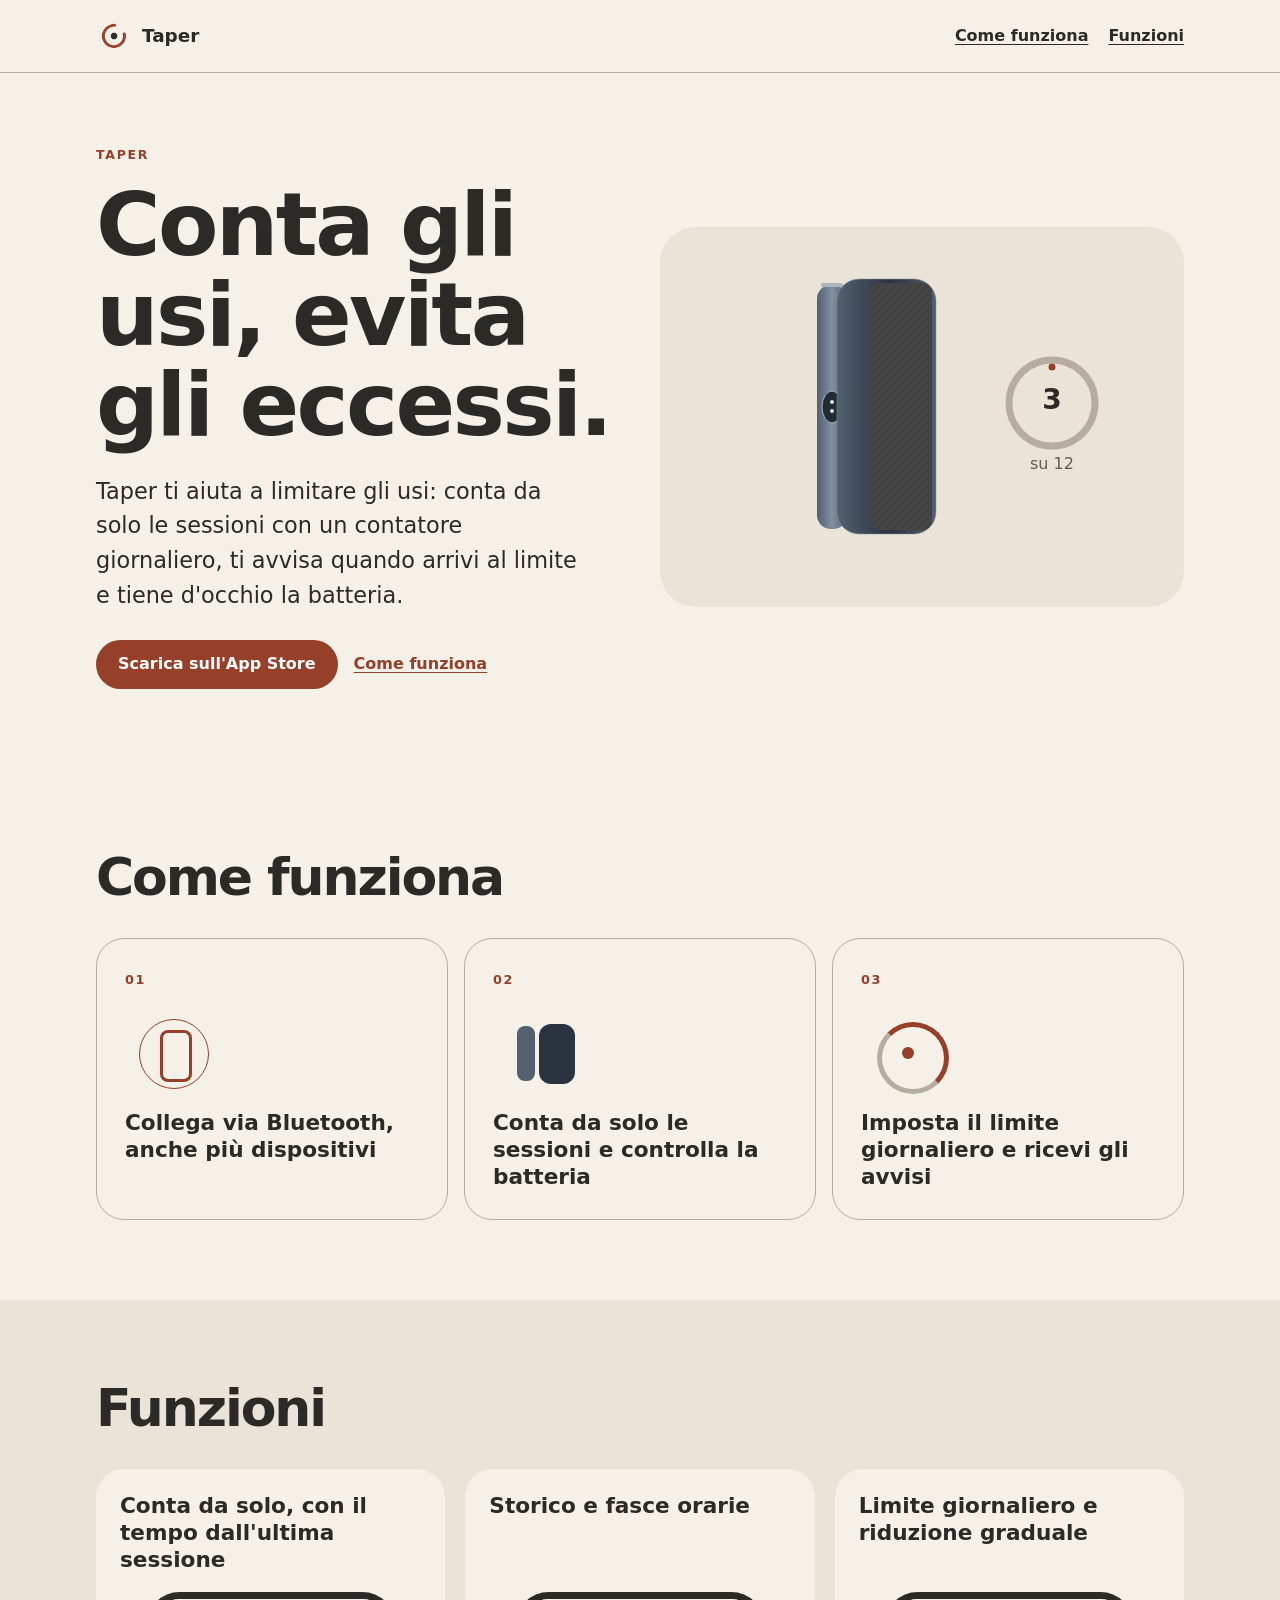
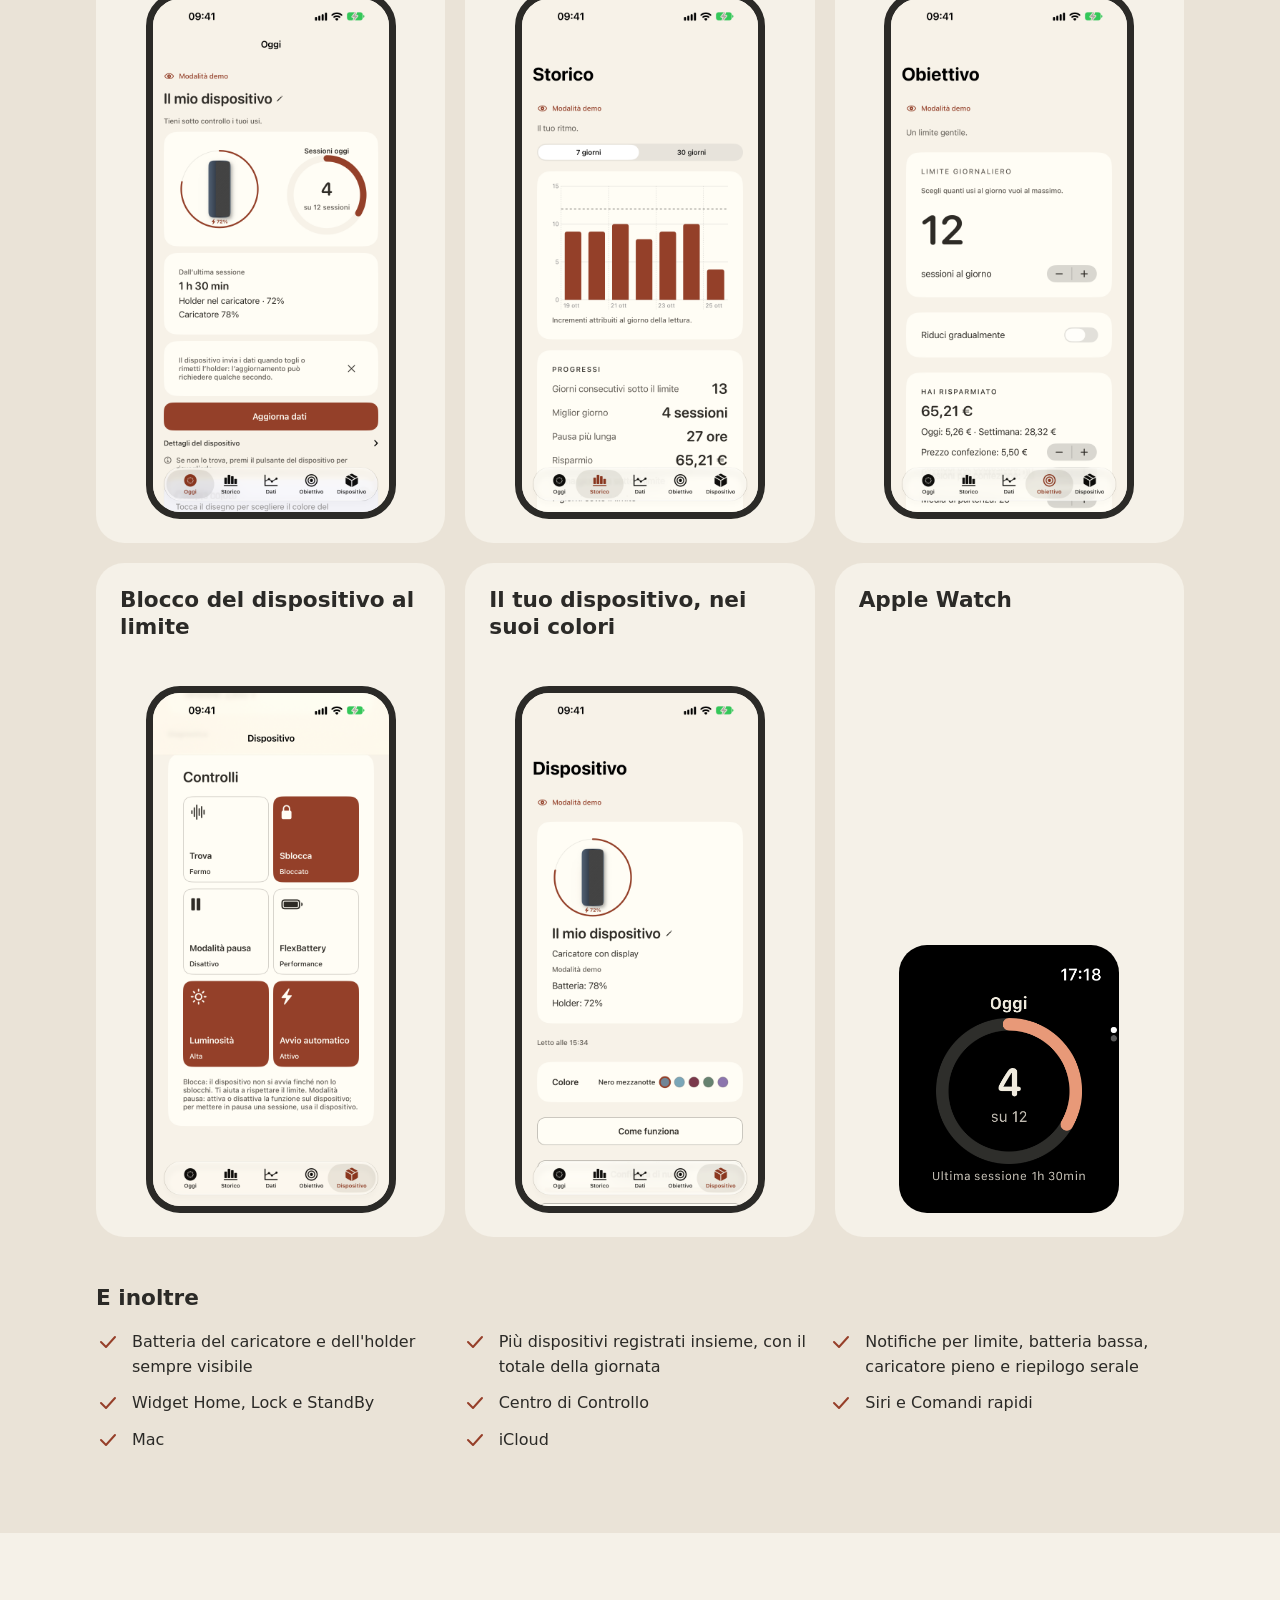
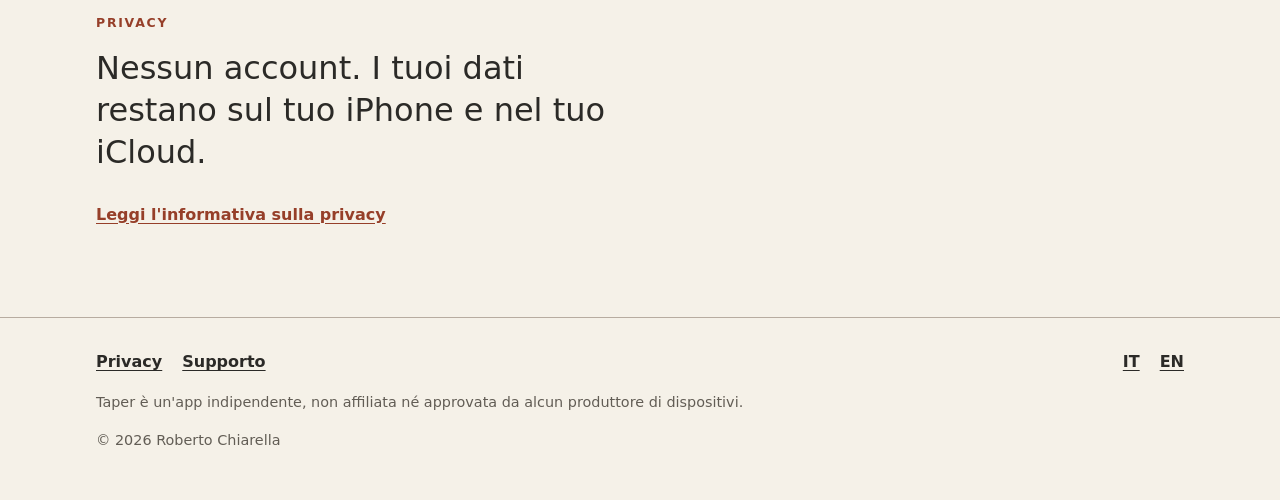
<file: index.html>
<!doctype html><html lang="it"><head><meta charset="utf-8"><meta name="viewport" content="width=device-width, initial-scale=1"><meta name="theme-color" content="#F5F1E8"><title>Taper: conta gli usi, evita gli eccessi</title><meta name="description" content="Taper ti aiuta a limitare gli usi: conta da solo le sessioni con un contatore giornaliero, ti avvisa quando arrivi al limite e tiene d'occhio la batteria."><meta property="og:type" content="website"><meta property="og:title" content="Taper: conta gli usi, evita gli eccessi"><meta property="og:description" content="Taper ti aiuta a limitare gli usi: conta da solo le sessioni con un contatore giornaliero, ti avvisa quando arrivi al limite e tiene d'occhio la batteria."><meta property="og:image" content="https://robchdev.github.io/taper/assets/icon.png"><meta name="apple-itunes-app" content="app-id=6826842735"><link rel="icon" href="assets/icon.png" type="image/png"><link rel="alternate" hreflang="it" href="https://robchdev.github.io/taper/"><link rel="alternate" hreflang="en" href="https://robchdev.github.io/taper/en/"><link rel="stylesheet" href="assets/site.css"><script defer src="assets/site.js"></script></head><body><a class="skip" href="#main">Vai al contenuto</a><header class="site-header"><div class="wrap header-inner"><a class="brand" href="index.html"><img src="assets/icon.png" width="36" height="36" alt="">Taper</a><nav class="nav-links" aria-label="Navigazione principale"><a href="#how">Come funziona</a><a href="#features">Funzioni</a></nav></div></header><main id="main"><section class="hero wrap"><div class="hero-grid"><div><p class="eyebrow">Taper</p><h1>Conta gli usi, evita gli eccessi.</h1><p class="lead">Taper ti aiuta a limitare gli usi: conta da solo le sessioni con un contatore giornaliero, ti avvisa quando arrivi al limite e tiene d'occhio la batteria.</p><div class="actions"><a class="button" href="https://apps.apple.com/app/id6826842735">Scarica sull'App Store</a><a class="text-link" href="#how">Come funziona</a></div></div><div class="hero-art"><svg class="device-visual" viewBox="0 0 520 380" role="img" aria-labelledby="device-title"><title id="device-title">Dispositivo e conteggio degli usi</title><defs><linearGradient id="case" x2="1" y2="0"><stop stop-color="#526070"/><stop offset=".55" stop-color="#2B3240"/><stop offset="1" stop-color="#526070"/></linearGradient><linearGradient id="stick" x2="1" y2="0"><stop stop-color="#526070"/><stop offset=".5" stop-color="#8091A3"/><stop offset="1" stop-color="#526070"/></linearGradient><pattern id="fabric" width="8" height="8" patternUnits="userSpaceOnUse"><path d="M0 8 8 0" stroke="#777" stroke-opacity=".25"/></pattern></defs><g class="holder"><rect x="155" y="58" width="30" height="244" rx="14" fill="url(#stick)"/><rect x="159" y="56" width="22" height="4" rx="2" fill="#AAB3BE"/><ellipse cx="170" cy="180" rx="10" ry="16" fill="#252B32" stroke="#AAB3BE" stroke-width="1"/><circle cx="170" cy="175" r="2" fill="#D5E0E9"/><circle cx="170" cy="184" r="2" fill="#D5E0E9"/></g><g class="charger"><rect x="175" y="52" width="99" height="255" rx="22" fill="url(#case)"/><rect x="208" y="56" width="62" height="247" rx="9" fill="#424242"/><rect x="208" y="56" width="62" height="247" rx="9" fill="url(#fabric)"/><rect x="175" y="52" width="99" height="255" rx="22" fill="none" stroke="#8091A3" stroke-opacity=".5"/></g><circle cx="390" cy="176" r="43" fill="none" stroke="var(--line)" stroke-width="7"/><circle class="ring-progress" cx="390" cy="176" r="36" fill="none" stroke="var(--accent)" stroke-width="7" stroke-linecap="round" transform="rotate(-90 390 176)"/><text class="count-three" x="390" y="182" text-anchor="middle" fill="var(--ink)" font-size="28" font-weight="700">3</text><text class="count-four" x="390" y="182" text-anchor="middle" fill="var(--ink)" font-size="28" font-weight="700">4</text><text x="390" y="242" text-anchor="middle" fill="var(--muted)" font-size="16">su 12</text></svg></div></div></section><section id="how" class="block wrap"><h2>Come funziona</h2><ol class="steps"><li class="step reveal"><span class="step-num">01</span><span class="mini mini-bluetooth" aria-hidden="true"></span><h3>Collega via Bluetooth, anche più dispositivi</h3></li><li class="step reveal"><span class="step-num">02</span><span class="mini mini-holder" aria-hidden="true"></span><h3>Conta da solo le sessioni e controlla la batteria</h3></li><li class="step reveal"><span class="step-num">03</span><span class="mini mini-limit" aria-hidden="true"></span><h3>Imposta il limite giornaliero e ricevi gli avvisi</h3></li></ol></section><section id="features" class="block features"><div class="wrap"><h2>Funzioni</h2><div class="feature-grid"><article class="feature reveal"><h3>Conta da solo, con il tempo dall'ultima sessione</h3><div class="phone"><img src="assets/screens/02.png" width="1320" height="2868" loading="lazy" alt="Schermata Oggi di Taper"></div></article><article class="feature reveal"><h3>Storico e fasce orarie</h3><div class="phone"><img src="assets/screens/03.png" width="1320" height="2868" loading="lazy" alt="Storico di Taper"></div></article><article class="feature reveal"><h3>Limite giornaliero e riduzione graduale</h3><div class="phone"><img src="assets/screens/04.png" width="1320" height="2868" loading="lazy" alt="Schermata obiettivo di Taper"></div></article><article class="feature reveal"><h3>Blocco del dispositivo al limite</h3><div class="phone"><img src="assets/screens/05.png" width="1320" height="2868" loading="lazy" alt="Controlli di blocco del dispositivo in Taper"></div></article><article class="feature reveal"><h3>Il tuo dispositivo, nei suoi colori</h3><div class="phone"><img src="assets/screens/06.png" width="1320" height="2868" loading="lazy" alt="Schermata dispositivo di Taper"></div></article><article class="feature reveal"><h3>Apple Watch</h3><img class="watch-shot" src="assets/screens/watch-01.png" width="422" height="514" loading="lazy" alt="Taper su Apple Watch"></article></div><div class="more-features"><h3>E inoltre</h3><ul class="more-list"><li><svg viewBox="0 0 24 24" fill="none" stroke="currentColor" stroke-width="2" stroke-linecap="round" stroke-linejoin="round" aria-hidden="true"><path d="m5 12 5 5L19 7"/></svg><span>Batteria del caricatore e dell'holder sempre visibile</span></li><li><svg viewBox="0 0 24 24" fill="none" stroke="currentColor" stroke-width="2" stroke-linecap="round" stroke-linejoin="round" aria-hidden="true"><path d="m5 12 5 5L19 7"/></svg><span>Più dispositivi registrati insieme, con il totale della giornata</span></li><li><svg viewBox="0 0 24 24" fill="none" stroke="currentColor" stroke-width="2" stroke-linecap="round" stroke-linejoin="round" aria-hidden="true"><path d="m5 12 5 5L19 7"/></svg><span>Notifiche per limite, batteria bassa, caricatore pieno e riepilogo serale</span></li><li><svg viewBox="0 0 24 24" fill="none" stroke="currentColor" stroke-width="2" stroke-linecap="round" stroke-linejoin="round" aria-hidden="true"><path d="m5 12 5 5L19 7"/></svg><span>Widget Home, Lock e StandBy</span></li><li><svg viewBox="0 0 24 24" fill="none" stroke="currentColor" stroke-width="2" stroke-linecap="round" stroke-linejoin="round" aria-hidden="true"><path d="m5 12 5 5L19 7"/></svg><span>Centro di Controllo</span></li><li><svg viewBox="0 0 24 24" fill="none" stroke="currentColor" stroke-width="2" stroke-linecap="round" stroke-linejoin="round" aria-hidden="true"><path d="m5 12 5 5L19 7"/></svg><span>Siri e Comandi rapidi</span></li><li><svg viewBox="0 0 24 24" fill="none" stroke="currentColor" stroke-width="2" stroke-linecap="round" stroke-linejoin="round" aria-hidden="true"><path d="m5 12 5 5L19 7"/></svg><span>Mac</span></li><li><svg viewBox="0 0 24 24" fill="none" stroke="currentColor" stroke-width="2" stroke-linecap="round" stroke-linejoin="round" aria-hidden="true"><path d="m5 12 5 5L19 7"/></svg><span>iCloud</span></li></ul></div></div></section><section class="privacy-strip wrap"><h2 class="eyebrow">Privacy</h2><p>Nessun account. I tuoi dati restano sul tuo iPhone e nel tuo iCloud.</p><a class="text-link" href="privacy.html#it">Leggi l'informativa sulla privacy</a></section></main><footer class="site-footer"><div class="wrap"><div class="footer-inner"><div class="footer-links"><a href="privacy.html#it">Privacy</a><a href="support.html">Supporto</a></div><div class="footer-links" aria-label="Language"><a href="index.html" lang="it" aria-current="page">IT</a><a href="en/index.html" lang="en">EN</a></div></div><p>Taper è un'app indipendente, non affiliata né approvata da alcun produttore di dispositivi.</p><p>© 2026 Roberto Chiarella</p></div></footer></body></html>
</file>
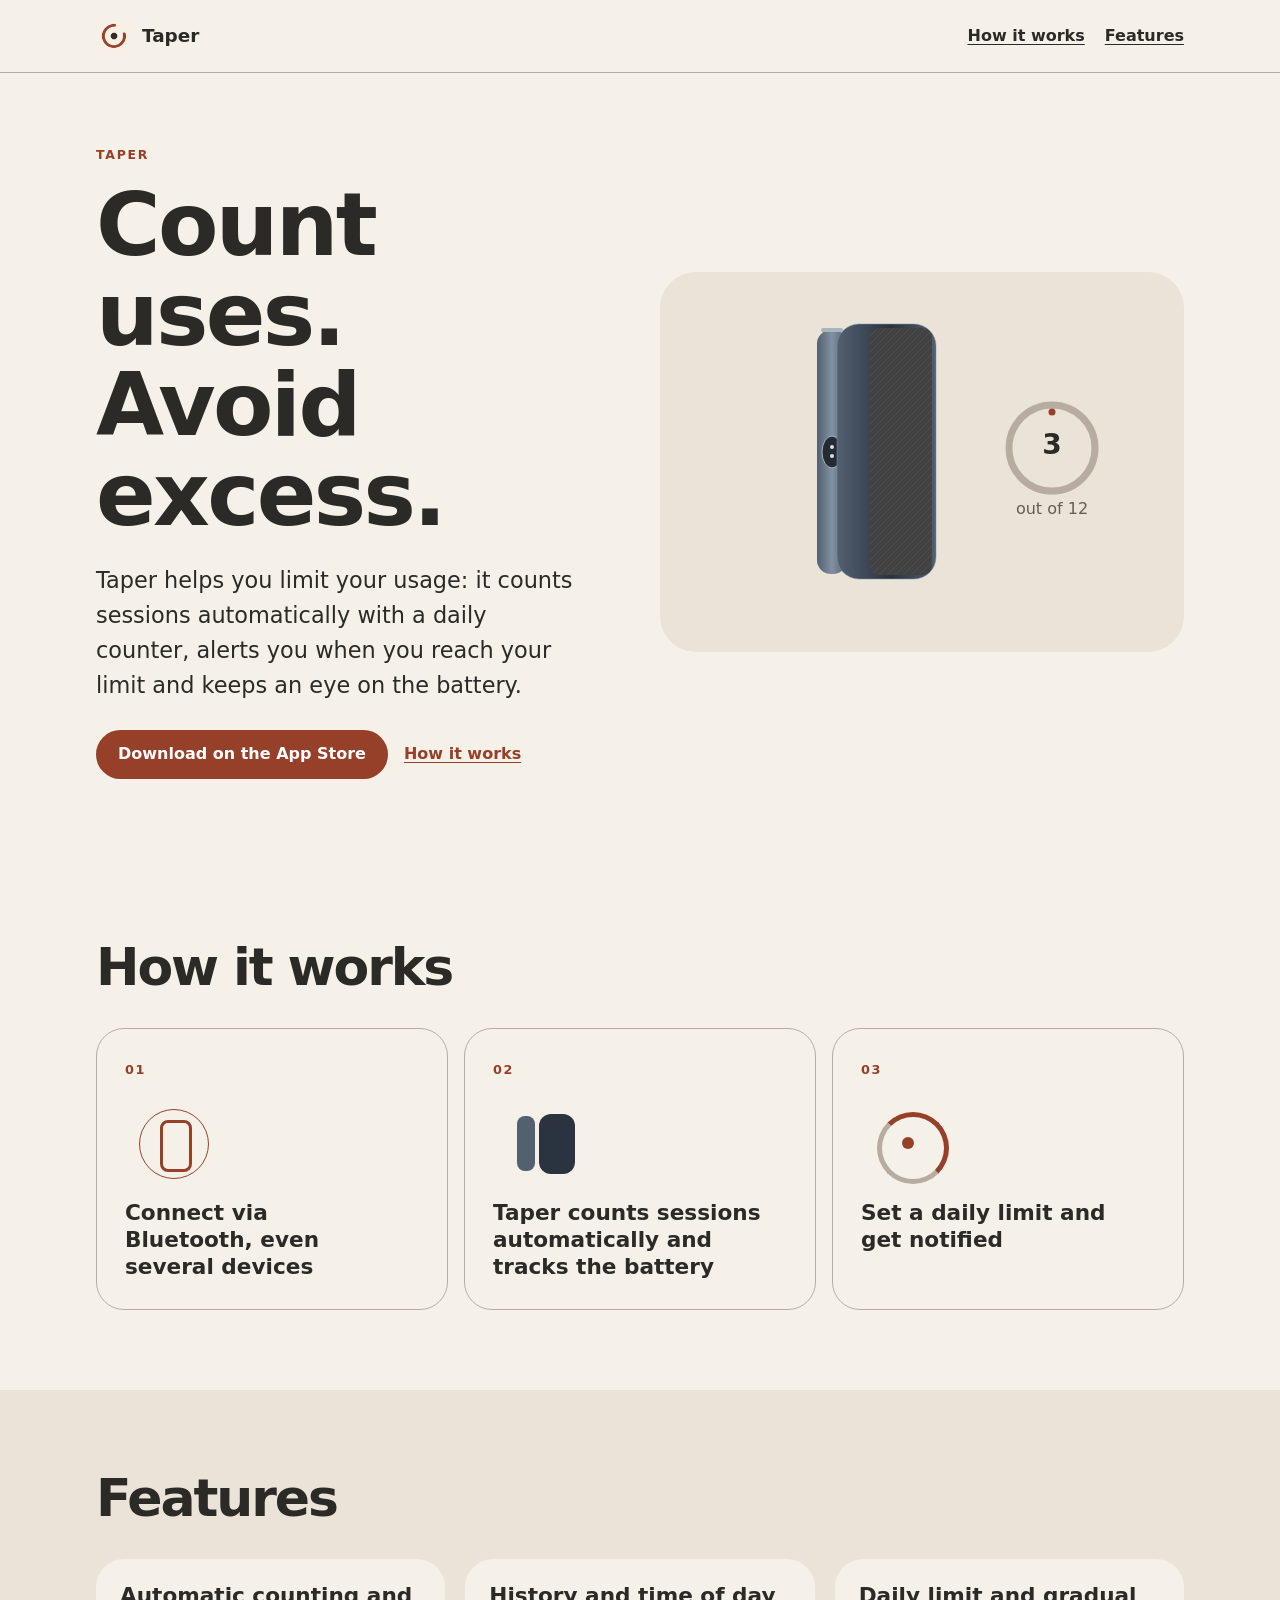
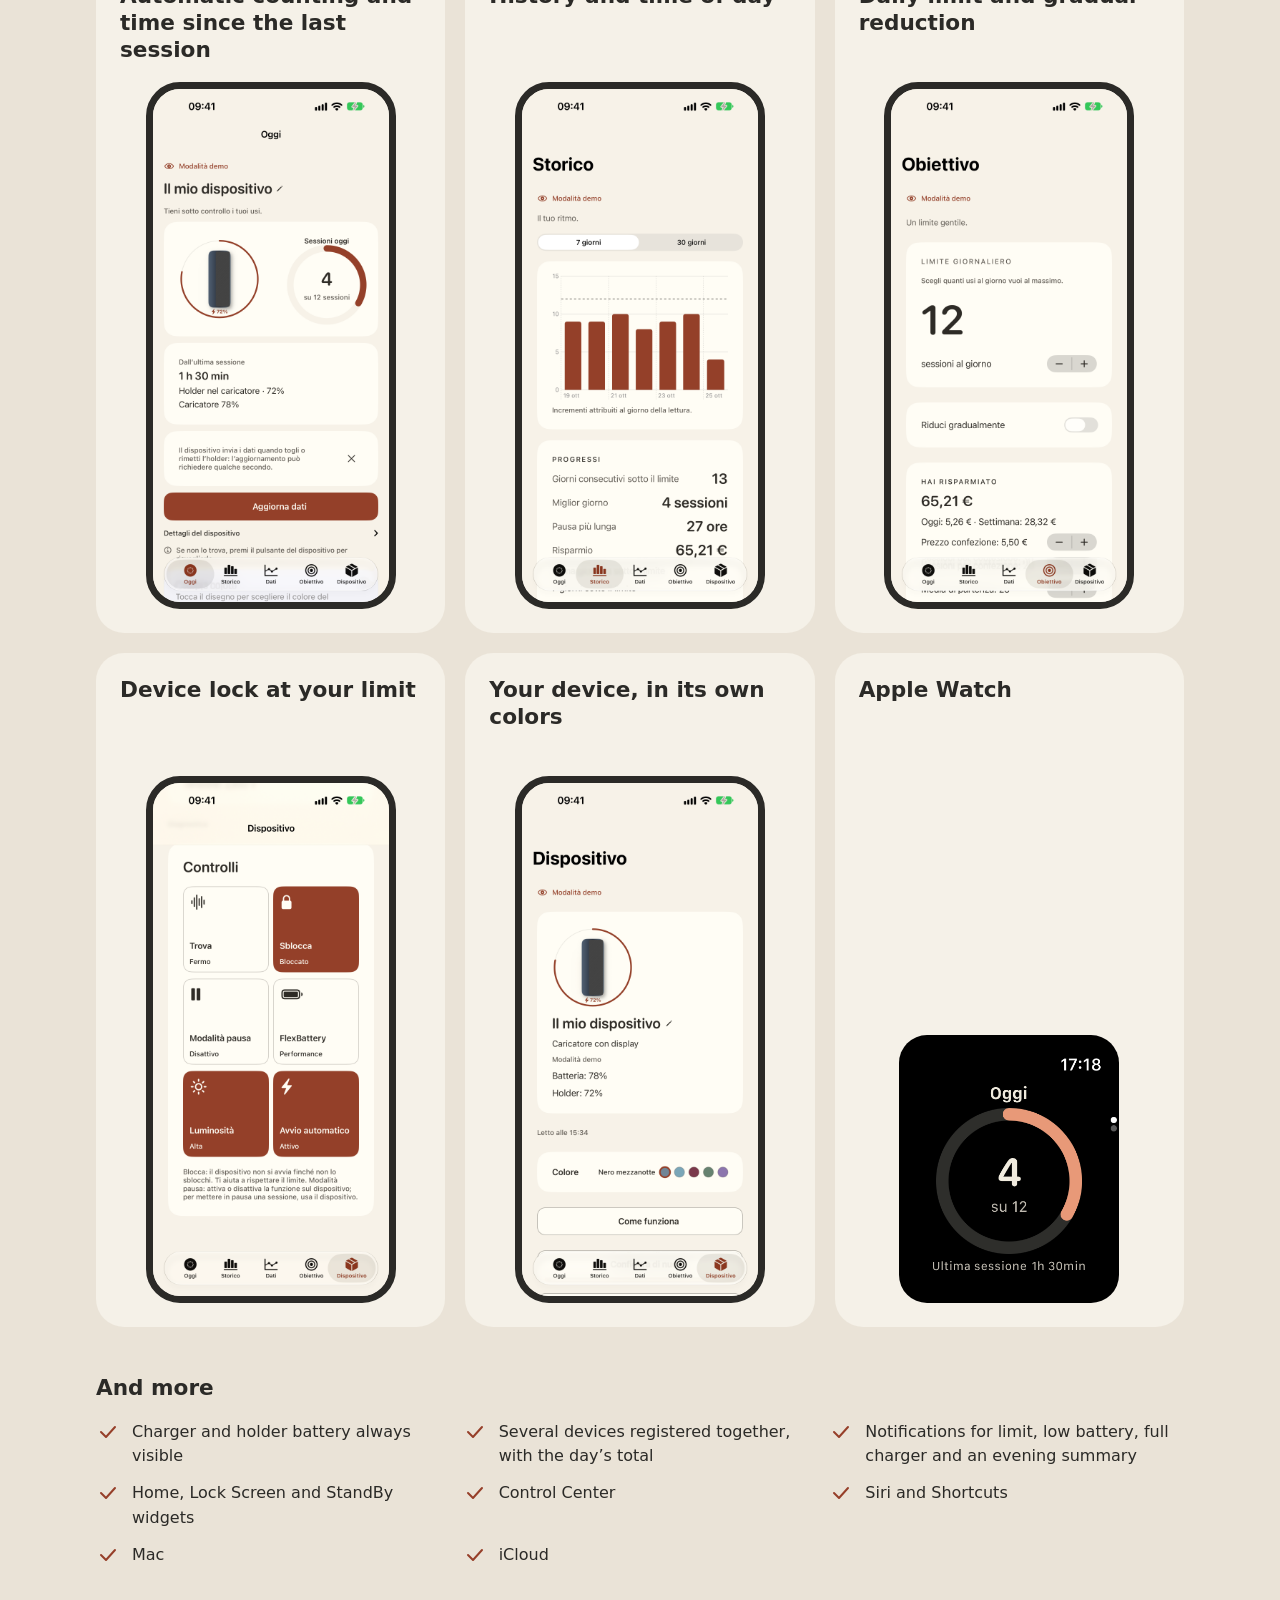
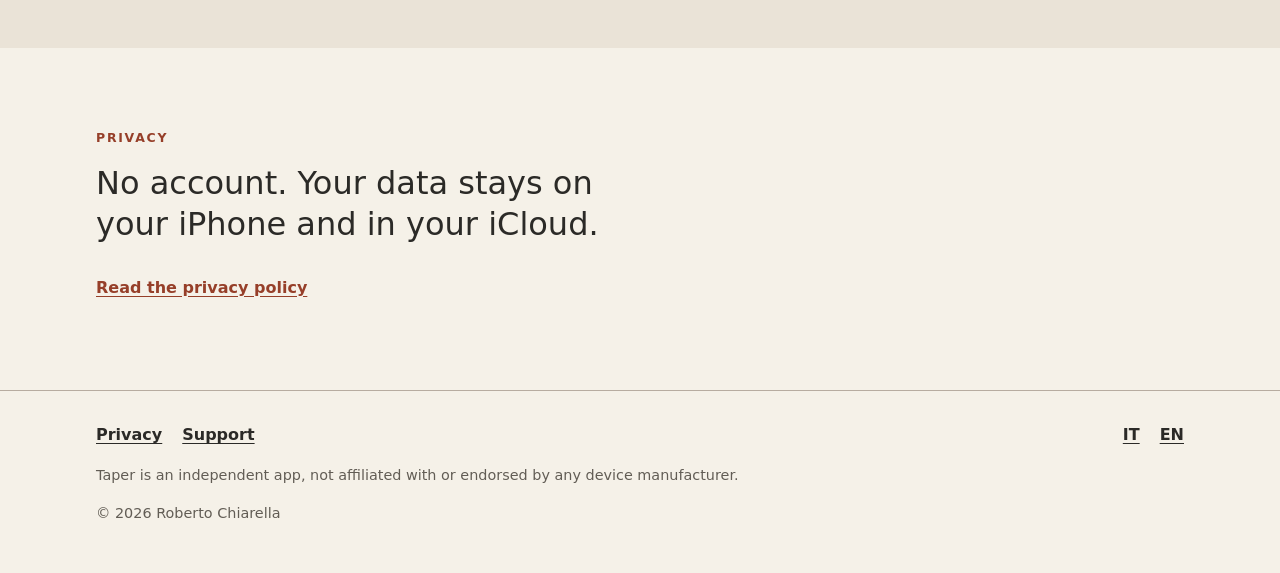
<file: en/index.html>
<!doctype html><html lang="en"><head><meta charset="utf-8"><meta name="viewport" content="width=device-width, initial-scale=1"><meta name="theme-color" content="#F5F1E8"><title>Taper: count uses, avoid excess</title><meta name="description" content="Taper helps you limit your usage: it counts sessions automatically with a daily counter, alerts you when you reach your limit and keeps an eye on the battery."><meta property="og:type" content="website"><meta property="og:title" content="Taper: count uses, avoid excess"><meta property="og:description" content="Taper helps you limit your usage: it counts sessions automatically with a daily counter, alerts you when you reach your limit and keeps an eye on the battery."><meta property="og:image" content="https://robchdev.github.io/taper/assets/icon.png"><meta name="apple-itunes-app" content="app-id=6826842735"><link rel="icon" href="../assets/icon.png" type="image/png"><link rel="alternate" hreflang="it" href="https://robchdev.github.io/taper/"><link rel="alternate" hreflang="en" href="https://robchdev.github.io/taper/en/"><link rel="stylesheet" href="../assets/site.css"><script defer src="../assets/site.js"></script></head><body><a class="skip" href="#main">Skip to content</a><header class="site-header"><div class="wrap header-inner"><a class="brand" href="../index.html"><img src="../assets/icon.png" width="36" height="36" alt="">Taper</a><nav class="nav-links" aria-label="Main navigation"><a href="#how">How it works</a><a href="#features">Features</a></nav></div></header><main id="main"><section class="hero wrap"><div class="hero-grid"><div><p class="eyebrow">Taper</p><h1>Count uses. Avoid excess.</h1><p class="lead">Taper helps you limit your usage: it counts sessions automatically with a daily counter, alerts you when you reach your limit and keeps an eye on the battery.</p><div class="actions"><a class="button" href="https://apps.apple.com/app/id6826842735">Download on the App Store</a><a class="text-link" href="#how">How it works</a></div></div><div class="hero-art"><svg class="device-visual" viewBox="0 0 520 380" role="img" aria-labelledby="device-title"><title id="device-title">Device and use count</title><defs><linearGradient id="case" x2="1" y2="0"><stop stop-color="#526070"/><stop offset=".55" stop-color="#2B3240"/><stop offset="1" stop-color="#526070"/></linearGradient><linearGradient id="stick" x2="1" y2="0"><stop stop-color="#526070"/><stop offset=".5" stop-color="#8091A3"/><stop offset="1" stop-color="#526070"/></linearGradient><pattern id="fabric" width="8" height="8" patternUnits="userSpaceOnUse"><path d="M0 8 8 0" stroke="#777" stroke-opacity=".25"/></pattern></defs><g class="holder"><rect x="155" y="58" width="30" height="244" rx="14" fill="url(#stick)"/><rect x="159" y="56" width="22" height="4" rx="2" fill="#AAB3BE"/><ellipse cx="170" cy="180" rx="10" ry="16" fill="#252B32" stroke="#AAB3BE" stroke-width="1"/><circle cx="170" cy="175" r="2" fill="#D5E0E9"/><circle cx="170" cy="184" r="2" fill="#D5E0E9"/></g><g class="charger"><rect x="175" y="52" width="99" height="255" rx="22" fill="url(#case)"/><rect x="208" y="56" width="62" height="247" rx="9" fill="#424242"/><rect x="208" y="56" width="62" height="247" rx="9" fill="url(#fabric)"/><rect x="175" y="52" width="99" height="255" rx="22" fill="none" stroke="#8091A3" stroke-opacity=".5"/></g><circle cx="390" cy="176" r="43" fill="none" stroke="var(--line)" stroke-width="7"/><circle class="ring-progress" cx="390" cy="176" r="36" fill="none" stroke="var(--accent)" stroke-width="7" stroke-linecap="round" transform="rotate(-90 390 176)"/><text class="count-three" x="390" y="182" text-anchor="middle" fill="var(--ink)" font-size="28" font-weight="700">3</text><text class="count-four" x="390" y="182" text-anchor="middle" fill="var(--ink)" font-size="28" font-weight="700">4</text><text x="390" y="242" text-anchor="middle" fill="var(--muted)" font-size="16">out of 12</text></svg></div></div></section><section id="how" class="block wrap"><h2>How it works</h2><ol class="steps"><li class="step reveal"><span class="step-num">01</span><span class="mini mini-bluetooth" aria-hidden="true"></span><h3>Connect via Bluetooth, even several devices</h3></li><li class="step reveal"><span class="step-num">02</span><span class="mini mini-holder" aria-hidden="true"></span><h3>Taper counts sessions automatically and tracks the battery</h3></li><li class="step reveal"><span class="step-num">03</span><span class="mini mini-limit" aria-hidden="true"></span><h3>Set a daily limit and get notified</h3></li></ol></section><section id="features" class="block features"><div class="wrap"><h2>Features</h2><div class="feature-grid"><article class="feature reveal"><h3>Automatic counting and time since the last session</h3><div class="phone"><img src="../assets/screens/02.png" width="1320" height="2868" loading="lazy" alt="Taper Today screen"></div></article><article class="feature reveal"><h3>History and time of day</h3><div class="phone"><img src="../assets/screens/03.png" width="1320" height="2868" loading="lazy" alt="Taper history screen"></div></article><article class="feature reveal"><h3>Daily limit and gradual reduction</h3><div class="phone"><img src="../assets/screens/04.png" width="1320" height="2868" loading="lazy" alt="Taper goal screen"></div></article><article class="feature reveal"><h3>Device lock at your limit</h3><div class="phone"><img src="../assets/screens/05.png" width="1320" height="2868" loading="lazy" alt="Taper device lock controls"></div></article><article class="feature reveal"><h3>Your device, in its own colors</h3><div class="phone"><img src="../assets/screens/06.png" width="1320" height="2868" loading="lazy" alt="Taper device screen"></div></article><article class="feature reveal"><h3>Apple Watch</h3><img class="watch-shot" src="../assets/screens/watch-01.png" width="422" height="514" loading="lazy" alt="Taper on Apple Watch"></article></div><div class="more-features"><h3>And more</h3><ul class="more-list"><li><svg viewBox="0 0 24 24" fill="none" stroke="currentColor" stroke-width="2" stroke-linecap="round" stroke-linejoin="round" aria-hidden="true"><path d="m5 12 5 5L19 7"/></svg><span>Charger and holder battery always visible</span></li><li><svg viewBox="0 0 24 24" fill="none" stroke="currentColor" stroke-width="2" stroke-linecap="round" stroke-linejoin="round" aria-hidden="true"><path d="m5 12 5 5L19 7"/></svg><span>Several devices registered together, with the day’s total</span></li><li><svg viewBox="0 0 24 24" fill="none" stroke="currentColor" stroke-width="2" stroke-linecap="round" stroke-linejoin="round" aria-hidden="true"><path d="m5 12 5 5L19 7"/></svg><span>Notifications for limit, low battery, full charger and an evening summary</span></li><li><svg viewBox="0 0 24 24" fill="none" stroke="currentColor" stroke-width="2" stroke-linecap="round" stroke-linejoin="round" aria-hidden="true"><path d="m5 12 5 5L19 7"/></svg><span>Home, Lock Screen and StandBy widgets</span></li><li><svg viewBox="0 0 24 24" fill="none" stroke="currentColor" stroke-width="2" stroke-linecap="round" stroke-linejoin="round" aria-hidden="true"><path d="m5 12 5 5L19 7"/></svg><span>Control Center</span></li><li><svg viewBox="0 0 24 24" fill="none" stroke="currentColor" stroke-width="2" stroke-linecap="round" stroke-linejoin="round" aria-hidden="true"><path d="m5 12 5 5L19 7"/></svg><span>Siri and Shortcuts</span></li><li><svg viewBox="0 0 24 24" fill="none" stroke="currentColor" stroke-width="2" stroke-linecap="round" stroke-linejoin="round" aria-hidden="true"><path d="m5 12 5 5L19 7"/></svg><span>Mac</span></li><li><svg viewBox="0 0 24 24" fill="none" stroke="currentColor" stroke-width="2" stroke-linecap="round" stroke-linejoin="round" aria-hidden="true"><path d="m5 12 5 5L19 7"/></svg><span>iCloud</span></li></ul></div></div></section><section class="privacy-strip wrap"><h2 class="eyebrow">Privacy</h2><p>No account. Your data stays on your iPhone and in your iCloud.</p><a class="text-link" href="../privacy.html#en">Read the privacy policy</a></section></main><footer class="site-footer"><div class="wrap"><div class="footer-inner"><div class="footer-links"><a href="../privacy.html#en">Privacy</a><a href="../support.html">Support</a></div><div class="footer-links" aria-label="Language"><a href="../index.html" lang="it">IT</a><a href="../en/index.html" lang="en" aria-current="page">EN</a></div></div><p>Taper is an independent app, not affiliated with or endorsed by any device manufacturer.</p><p>© 2026 Roberto Chiarella</p></div></footer></body></html>
</file>
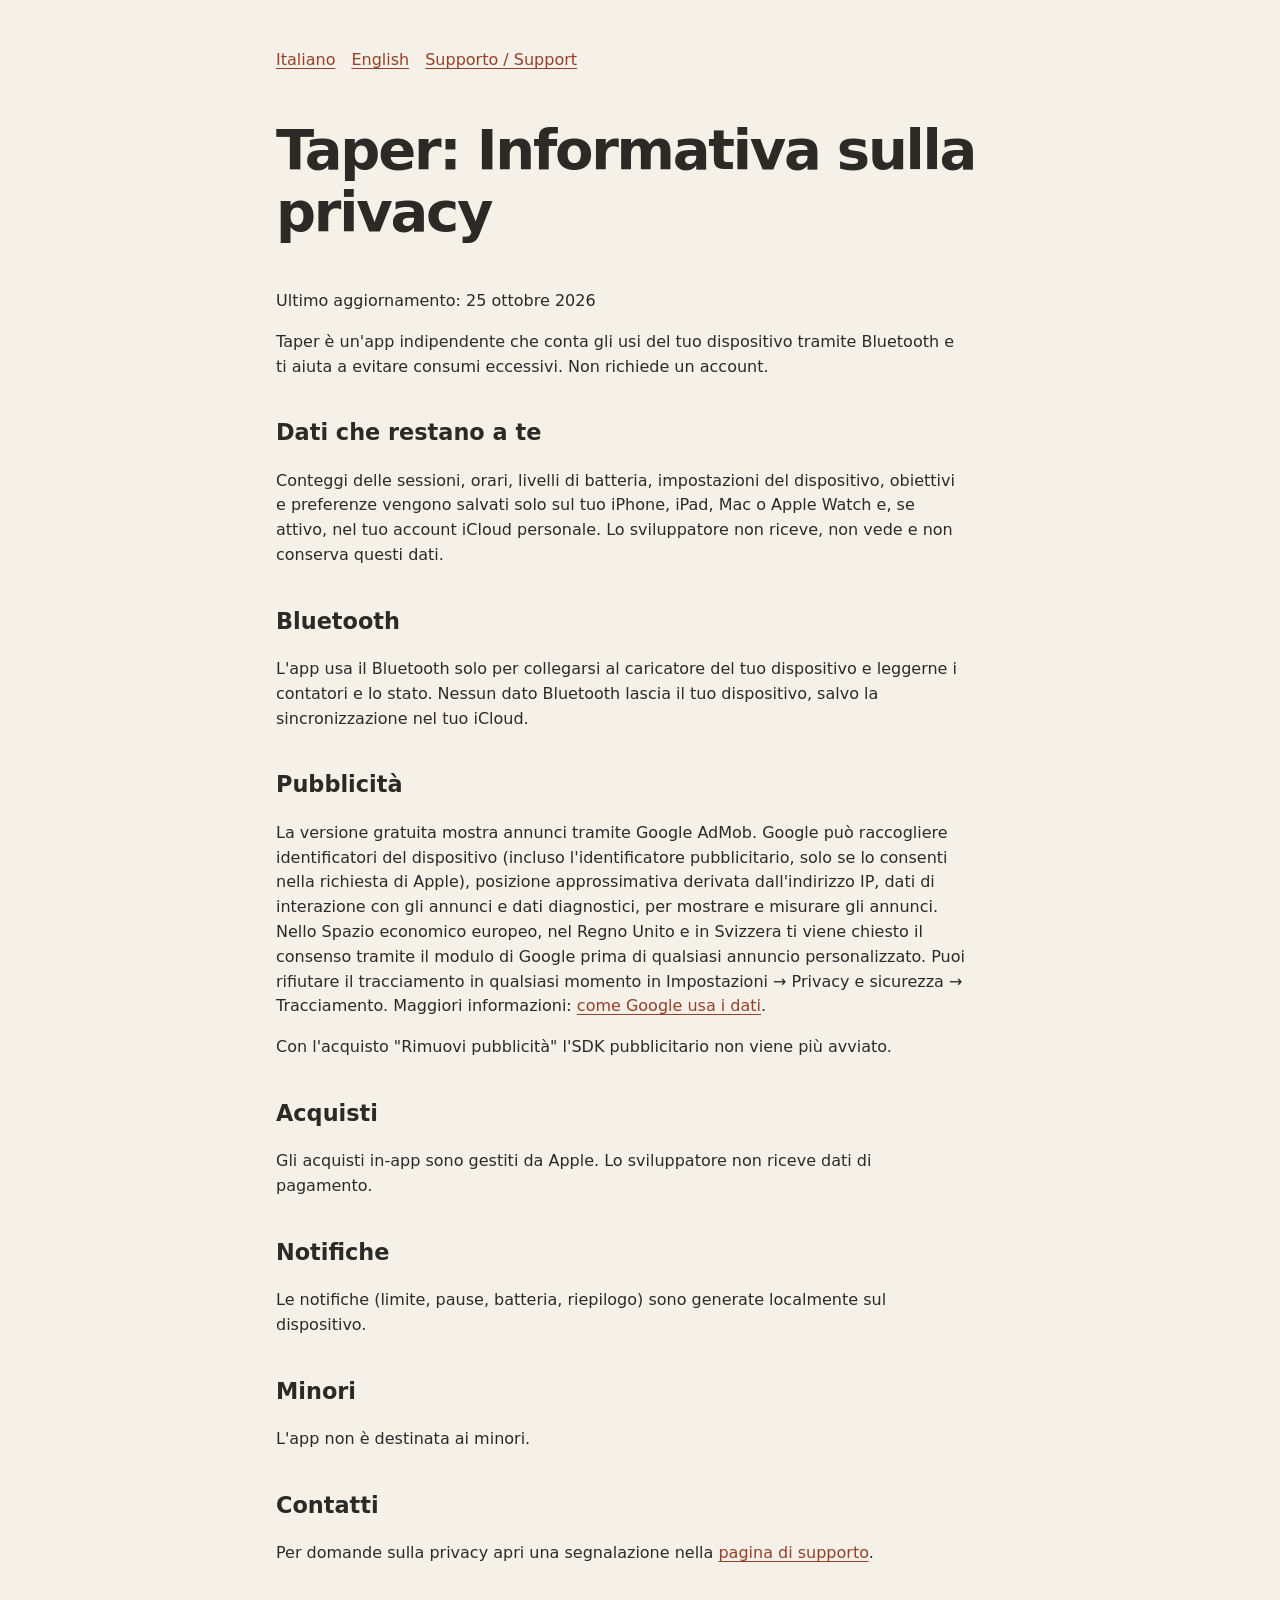
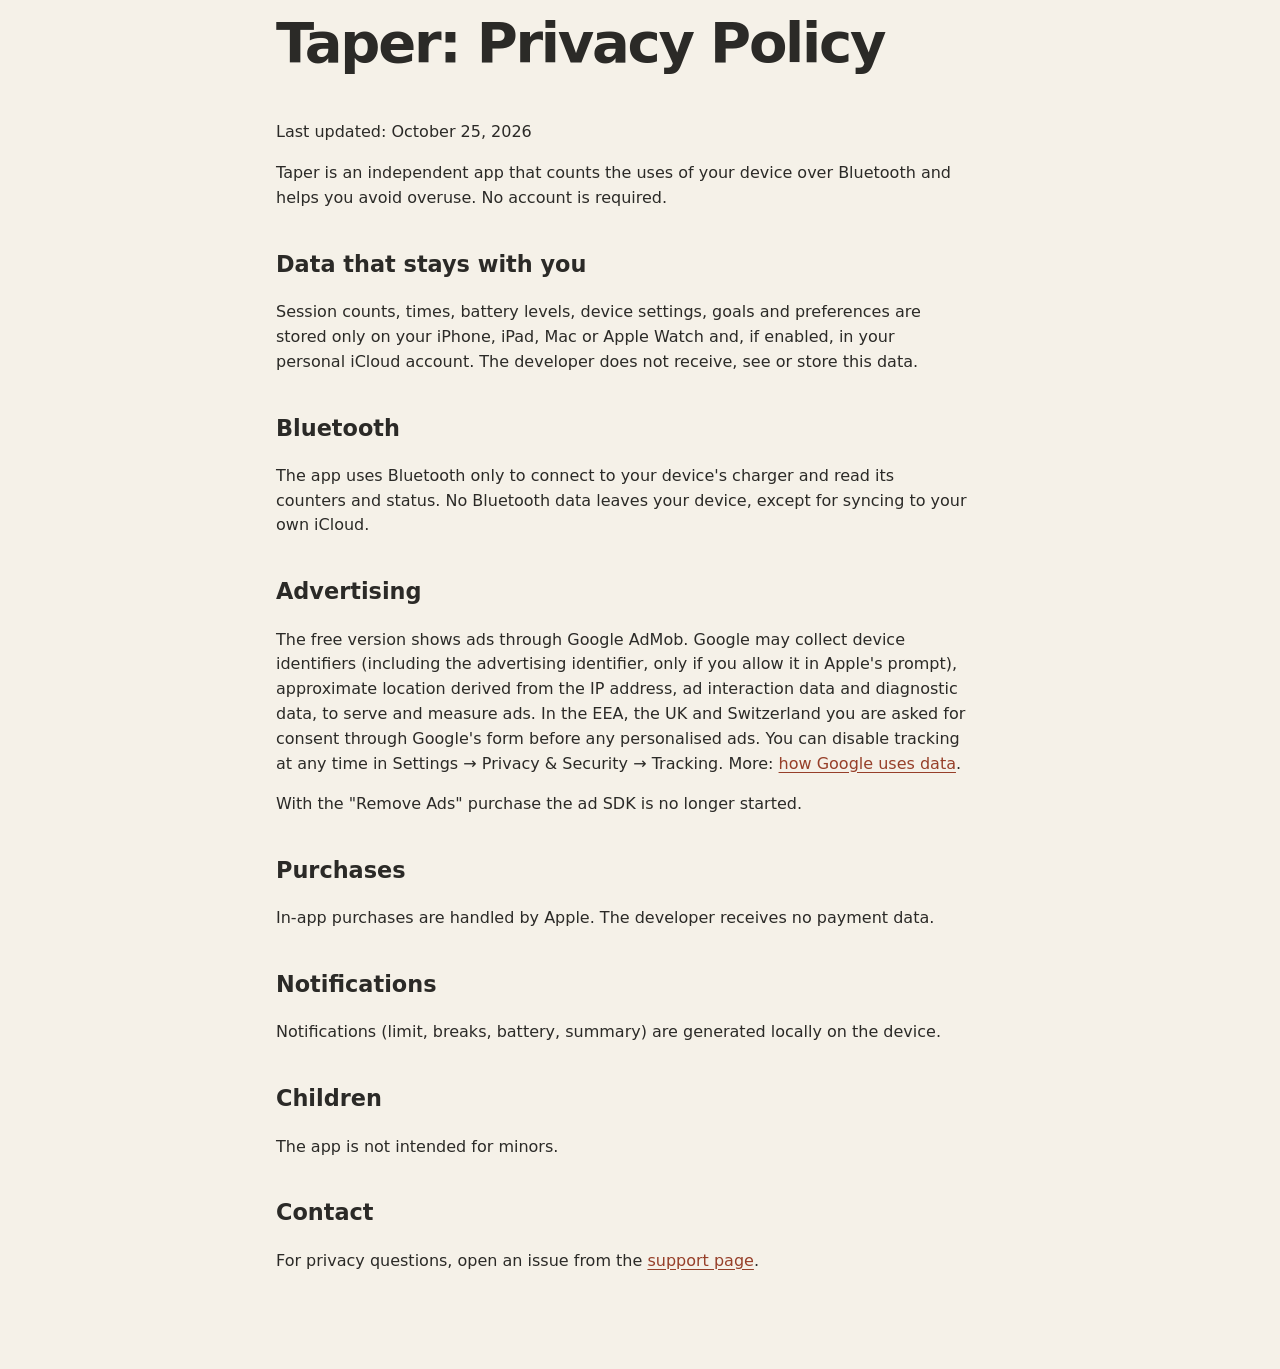
<file: privacy.html>
<!doctype html>
<html lang="it">
<head>
<meta charset="utf-8">
<meta name="viewport" content="width=device-width, initial-scale=1">
<link rel="icon" href="assets/icon.png" type="image/png">
<title>Taper: Privacy</title>
<link rel="stylesheet" href="assets/site.css">
</head>
<body>
<main class="wrap legal-main">
<nav><a href="#it">Italiano</a><a href="#en">English</a><a href="support.html">Supporto / Support</a></nav>

<section id="it">
<h1>Taper: Informativa sulla privacy</h1>
<p class="muted">Ultimo aggiornamento: 25 ottobre 2026</p>
<p>Taper è un'app indipendente che conta gli usi del tuo dispositivo tramite Bluetooth e ti aiuta a evitare consumi eccessivi. Non richiede un account.</p>
<h2>Dati che restano a te</h2>
<p>Conteggi delle sessioni, orari, livelli di batteria, impostazioni del dispositivo, obiettivi e preferenze vengono salvati solo sul tuo iPhone, iPad, Mac o Apple Watch e, se attivo, nel tuo account iCloud personale. Lo sviluppatore non riceve, non vede e non conserva questi dati.</p>
<h2>Bluetooth</h2>
<p>L'app usa il Bluetooth solo per collegarsi al caricatore del tuo dispositivo e leggerne i contatori e lo stato. Nessun dato Bluetooth lascia il tuo dispositivo, salvo la sincronizzazione nel tuo iCloud.</p>
<h2>Pubblicità</h2>
<p>La versione gratuita mostra annunci tramite Google AdMob. Google può raccogliere identificatori del dispositivo (incluso l'identificatore pubblicitario, solo se lo consenti nella richiesta di Apple), posizione approssimativa derivata dall'indirizzo IP, dati di interazione con gli annunci e dati diagnostici, per mostrare e misurare gli annunci. Nello Spazio economico europeo, nel Regno Unito e in Svizzera ti viene chiesto il consenso tramite il modulo di Google prima di qualsiasi annuncio personalizzato. Puoi rifiutare il tracciamento in qualsiasi momento in Impostazioni → Privacy e sicurezza → Tracciamento. Maggiori informazioni: <a href="https://policies.google.com/technologies/partner-sites">come Google usa i dati</a>.</p>
<p>Con l'acquisto "Rimuovi pubblicità" l'SDK pubblicitario non viene più avviato.</p>
<h2>Acquisti</h2>
<p>Gli acquisti in-app sono gestiti da Apple. Lo sviluppatore non riceve dati di pagamento.</p>
<h2>Notifiche</h2>
<p>Le notifiche (limite, pause, batteria, riepilogo) sono generate localmente sul dispositivo.</p>
<h2>Minori</h2>
<p>L'app non è destinata ai minori.</p>
<h2>Contatti</h2>
<p>Per domande sulla privacy apri una segnalazione nella <a href="support.html">pagina di supporto</a>.</p>
</section>

<section id="en">
<h1>Taper: Privacy Policy</h1>
<p class="muted">Last updated: October 25, 2026</p>
<p>Taper is an independent app that counts the uses of your device over Bluetooth and helps you avoid overuse. No account is required.</p>
<h2>Data that stays with you</h2>
<p>Session counts, times, battery levels, device settings, goals and preferences are stored only on your iPhone, iPad, Mac or Apple Watch and, if enabled, in your personal iCloud account. The developer does not receive, see or store this data.</p>
<h2>Bluetooth</h2>
<p>The app uses Bluetooth only to connect to your device's charger and read its counters and status. No Bluetooth data leaves your device, except for syncing to your own iCloud.</p>
<h2>Advertising</h2>
<p>The free version shows ads through Google AdMob. Google may collect device identifiers (including the advertising identifier, only if you allow it in Apple's prompt), approximate location derived from the IP address, ad interaction data and diagnostic data, to serve and measure ads. In the EEA, the UK and Switzerland you are asked for consent through Google's form before any personalised ads. You can disable tracking at any time in Settings → Privacy &amp; Security → Tracking. More: <a href="https://policies.google.com/technologies/partner-sites">how Google uses data</a>.</p>
<p>With the "Remove Ads" purchase the ad SDK is no longer started.</p>
<h2>Purchases</h2>
<p>In-app purchases are handled by Apple. The developer receives no payment data.</p>
<h2>Notifications</h2>
<p>Notifications (limit, breaks, battery, summary) are generated locally on the device.</p>
<h2>Children</h2>
<p>The app is not intended for minors.</p>
<h2>Contact</h2>
<p>For privacy questions, open an issue from the <a href="support.html">support page</a>.</p>
</section>
</main>
</body>
</html>
</file>
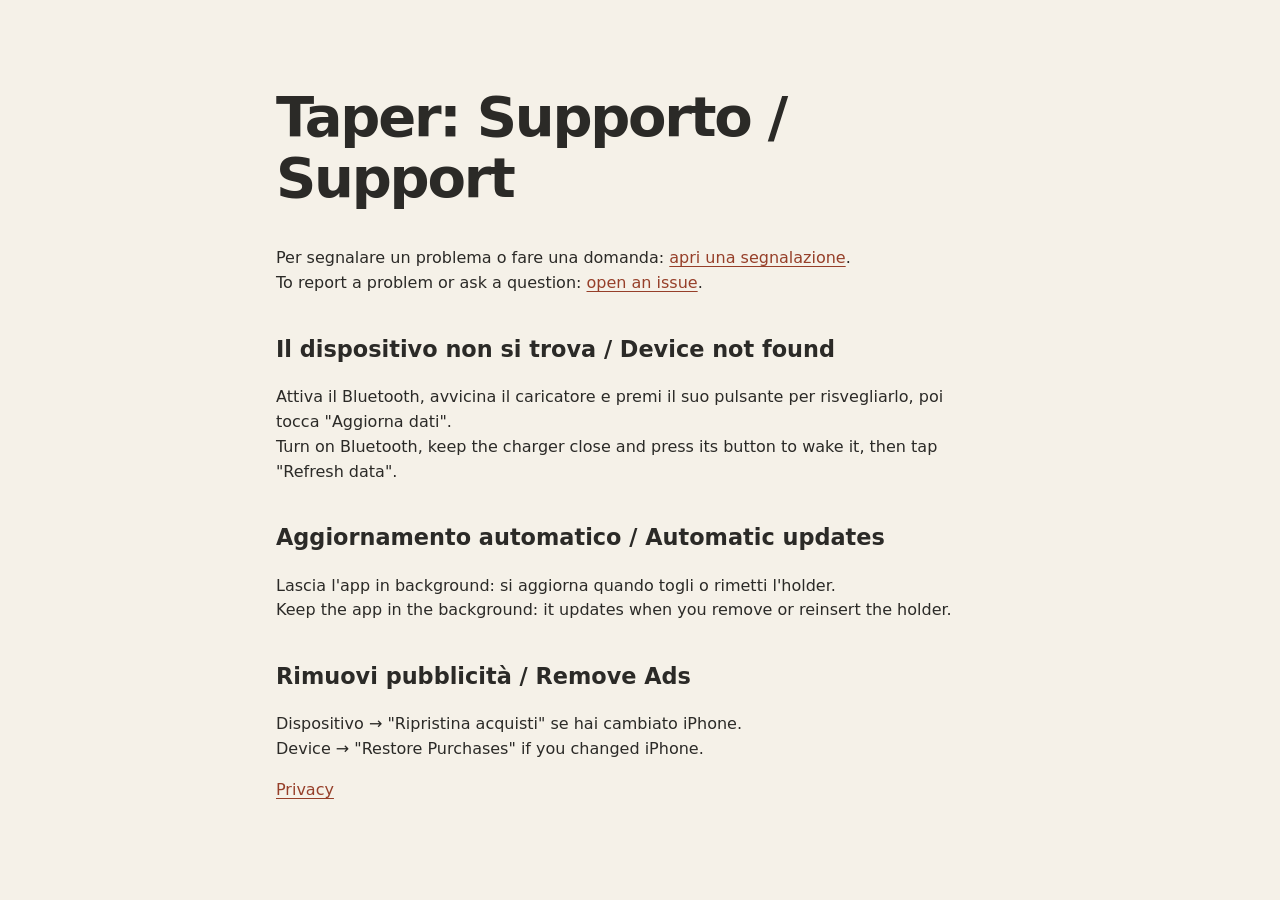
<file: support.html>
<!doctype html>
<html lang="it">
<head>
<meta charset="utf-8">
<meta name="viewport" content="width=device-width, initial-scale=1">
<link rel="icon" href="assets/icon.png" type="image/png">
<title>Taper: Supporto</title>
<link rel="stylesheet" href="assets/site.css">
</head>
<body>
<main class="wrap legal-main">
<h1>Taper: Supporto / Support</h1>
<p>Per segnalare un problema o fare una domanda: <a href="https://github.com/robchdev/taper-privacy/issues/new">apri una segnalazione</a>.<br>
To report a problem or ask a question: <a href="https://github.com/robchdev/taper-privacy/issues/new">open an issue</a>.</p>
<h2>Il dispositivo non si trova / Device not found</h2>
<p>Attiva il Bluetooth, avvicina il caricatore e premi il suo pulsante per risvegliarlo, poi tocca "Aggiorna dati".<br>
Turn on Bluetooth, keep the charger close and press its button to wake it, then tap "Refresh data".</p>
<h2>Aggiornamento automatico / Automatic updates</h2>
<p>Lascia l'app in background: si aggiorna quando togli o rimetti l'holder.<br>
Keep the app in the background: it updates when you remove or reinsert the holder.</p>
<h2>Rimuovi pubblicità / Remove Ads</h2>
<p>Dispositivo → "Ripristina acquisti" se hai cambiato iPhone.<br>
Device → "Restore Purchases" if you changed iPhone.</p>
<p><a href="index.html">Privacy</a></p>
</main>
</body>
</html>
</file>
<file: assets/site.css>
/* Shared Taper theme */
:root{--bg:#F5F1E8;--surface:#EAE3D7;--ink:#2B2A27;--muted:#625D55;--accent:#963F29;--accent-hover:#7B321F;--on-accent:#FFFFFF;--line:#B7ACA0;--focus:#2B2A27;--device:#2B3240;--fabric:#424242;--holder-a:#526070;--holder-b:#8091A3;--space-page:16px;--content:1120px;--radius:28px;--font:system-ui,-apple-system,BlinkMacSystemFont,'Segoe UI',sans-serif}
@media(prefers-color-scheme:dark){:root{--bg:#1F1E1C;--surface:#302E2A;--ink:#F5F1E8;--muted:#C9BFB3;--accent:#E89A78;--accent-hover:#F0B397;--on-accent:#1F1E1C;--line:#766C62;--focus:#F5F1E8}}
*{box-sizing:border-box}html{scroll-behavior:smooth}body{margin:0;background:var(--bg);color:var(--ink);font:16px/1.55 var(--font)}img{max-width:100%;height:auto}a{color:var(--accent);text-underline-offset:.18em}a:hover{color:var(--accent-hover)}a:focus-visible,button:focus-visible{outline:3px solid var(--focus);outline-offset:4px}button{font:inherit}.skip{position:absolute;top:-100px;left:16px;background:var(--ink);color:var(--bg);padding:10px;z-index:10}.skip:focus{top:12px}.wrap{max-width:var(--content);margin:auto;padding-inline:var(--space-page)}.site-header{padding-block:18px;border-bottom:1px solid var(--line)}.header-inner,.footer-inner{display:flex;justify-content:space-between;align-items:center;gap:24px;flex-wrap:wrap}.brand{display:inline-flex;align-items:center;gap:10px;color:var(--ink);text-decoration:none;font-size:1.15rem;font-weight:700}.brand img{width:36px;height:36px;border-radius:10px}.nav-links,.footer-links{display:flex;gap:20px;flex-wrap:wrap}.nav-links a,.footer-links a{color:var(--ink);font-weight:600}.nav-links a:hover,.footer-links a:hover{color:var(--accent)}.hero{padding-block:72px 80px}.hero-grid{display:grid;gap:40px;align-items:center}.eyebrow{font-size:.78rem;font-weight:700;text-transform:uppercase;letter-spacing:.14em;color:var(--accent);margin:0 0 16px}.hero h1{font-size:clamp(2.75rem,8vw,5.5rem);line-height:1.02;letter-spacing:-.03em;max-width:12ch;margin:0 0 24px}.hero p.lead{font-size:clamp(1.15rem,2vw,1.4rem);max-width:34ch;margin:0 0 28px}.actions{display:flex;gap:16px;align-items:center;flex-wrap:wrap}.button{display:inline-flex;align-items:center;justify-content:center;min-height:48px;padding:12px 22px;border-radius:999px;background:var(--accent);color:var(--on-accent);font-weight:700;text-decoration:none;transition:background .2s,transform .2s}.button:hover{background:var(--accent-hover);color:var(--on-accent)}.button:active{transform:translateY(2px)}.text-link{display:inline-flex;align-items:center;min-height:44px;font-weight:650}.hero-art{background:var(--surface);border-radius:36px;min-height:360px;display:grid;place-items:center;overflow:hidden}.device-visual{width:min(100%,520px);height:auto}.holder,.charger{transform-box:fill-box;transform-origin:center}.holder{animation:holder-cycle 8s ease-in-out infinite}.charger{animation:charger-cycle 8s ease-in-out infinite}.ring-progress{stroke-dasharray:0 226;animation:ring-cycle 8s ease-in-out infinite}.count-three{animation:count-three 8s steps(1) infinite}.count-four{opacity:0;animation:count-four 8s steps(1) infinite}@keyframes holder-cycle{0%,12%,74%,100%{transform:translateX(0)}33%,55%{transform:translateX(-43px)}}@keyframes charger-cycle{0%,12%,74%,100%{transform:translateX(0)}33%,55%{transform:translateX(25px)}}@keyframes ring-cycle{0%,68%{stroke-dasharray:57 226}74%,95%{stroke-dasharray:76 226}100%{stroke-dasharray:57 226}}@keyframes count-three{0%,73%,100%{opacity:1}74%,99%{opacity:0}}@keyframes count-four{0%,73%,100%{opacity:0}74%,99%{opacity:1}}section.block{padding-block:80px}section.block h2{font-size:clamp(2rem,5vw,3.25rem);line-height:1.1;letter-spacing:-.04em;max-width:18ch;margin:0 0 32px}.steps{display:grid;gap:16px;list-style:none;padding:0;margin:0}.step{border:1px solid var(--line);border-radius:var(--radius);padding:28px;background:var(--bg)}.step-num{color:var(--accent);font-weight:700;font-size:.8rem;letter-spacing:.12em}.step h3{font-size:1.35rem;line-height:1.25;margin:20px 0 0;max-width:18ch}.mini{display:block;position:relative;width:96px;height:72px;margin-top:26px}.mini:before,.mini:after{content:'';position:absolute}.mini-bluetooth:before{width:26px;height:46px;border:3px solid var(--accent);border-radius:8px;left:35px;top:12px}.mini-bluetooth:after{width:68px;height:68px;border:1px solid var(--accent);border-radius:50%;left:14px;top:1px;animation:pulse 3s ease-in-out infinite}.mini-holder:before{width:18px;height:55px;border-radius:8px;background:var(--holder-a);left:24px;top:8px;animation:mini-slide 3s ease-in-out infinite}.mini-holder:after{width:36px;height:60px;border-radius:12px;background:var(--device);left:46px;top:6px}.mini-limit:before{width:62px;height:62px;left:16px;top:4px;border:5px solid var(--line);border-top-color:var(--accent);border-right-color:var(--accent);border-radius:50%;animation:mini-turn 4s ease-in-out infinite}.mini-limit:after{width:12px;height:12px;left:41px;top:29px;border-radius:50%;background:var(--accent)}@keyframes pulse{50%{transform:scale(1.15);opacity:.35}}@keyframes mini-slide{50%{transform:translateX(-14px)}}@keyframes mini-turn{50%{transform:rotate(80deg)}}.features{background:var(--surface)}.feature-grid{display:grid;gap:20px}.feature{background:var(--bg);border-radius:var(--radius);padding:24px;overflow:hidden}.feature h3{font-size:1.35rem;line-height:1.25;margin:0 0 18px;max-width:22ch}.phone{max-width:250px;margin:auto;border:7px solid var(--ink);border-radius:34px;overflow:hidden;background:var(--ink);line-height:0}.phone img{display:block;width:100%;height:auto}.watch-shot{max-width:220px;margin:auto;display:block;border-radius:28px}.privacy-strip{padding-block:80px}.privacy-strip p{font-size:clamp(1.4rem,3vw,2rem);line-height:1.3;max-width:27ch;margin:0 0 20px}.site-footer{border-top:1px solid var(--line);padding-block:32px 48px}.site-footer p{margin:16px 0 0;color:var(--muted);font-size:.9rem;max-width:72ch}.legal-main{max-width:760px;padding-block:48px 80px}.legal-main h1{font-size:clamp(2.25rem,6vw,3.5rem);line-height:1.1;letter-spacing:-.04em}.legal-main h2{font-size:1.4rem;margin-top:36px}.legal-main p{max-width:68ch}.legal-main nav{display:flex;flex-wrap:wrap;gap:16px}.js .reveal{opacity:0;transform:translateY(20px);transition:opacity .6s,transform .6s}.js .reveal.visible{opacity:1;transform:none}@media(min-width:700px){.hero-grid{grid-template-columns:1fr 1fr}.steps{grid-template-columns:repeat(3,1fr)}.feature-grid{grid-template-columns:repeat(2,1fr)}}@media(min-width:980px){.feature-grid{grid-template-columns:repeat(3,minmax(0,1fr))}}@media(prefers-reduced-motion:reduce){html{scroll-behavior:auto}*,*:before,*:after{animation:none!important;transition:none!important}.reveal{opacity:1;transform:none}.ring-progress{stroke-dasharray:57 226}.count-four{display:none}}

.hero-grid>*{min-width:0}.hero-art{width:100%;min-width:0}.feature-grid>*{min-width:0}.feature{display:flex;flex-direction:column}.feature .phone,.feature .watch-shot{margin-block:auto 0}.feature-grid{grid-auto-rows:1fr}.more-features{margin-top:48px}.more-features h3{font-size:1.35rem;line-height:1.25;margin:0 0 18px}.more-list{display:grid;gap:12px;list-style:none;padding:0;margin:0}.more-list li{display:flex;align-items:flex-start;gap:12px}.more-list svg{width:24px;height:24px;flex:none;color:var(--accent)}@media(min-width:700px){.more-list{grid-template-columns:repeat(2,minmax(0,1fr))}}@media(min-width:980px){.more-list{grid-template-columns:repeat(3,minmax(0,1fr))}}
</file>
